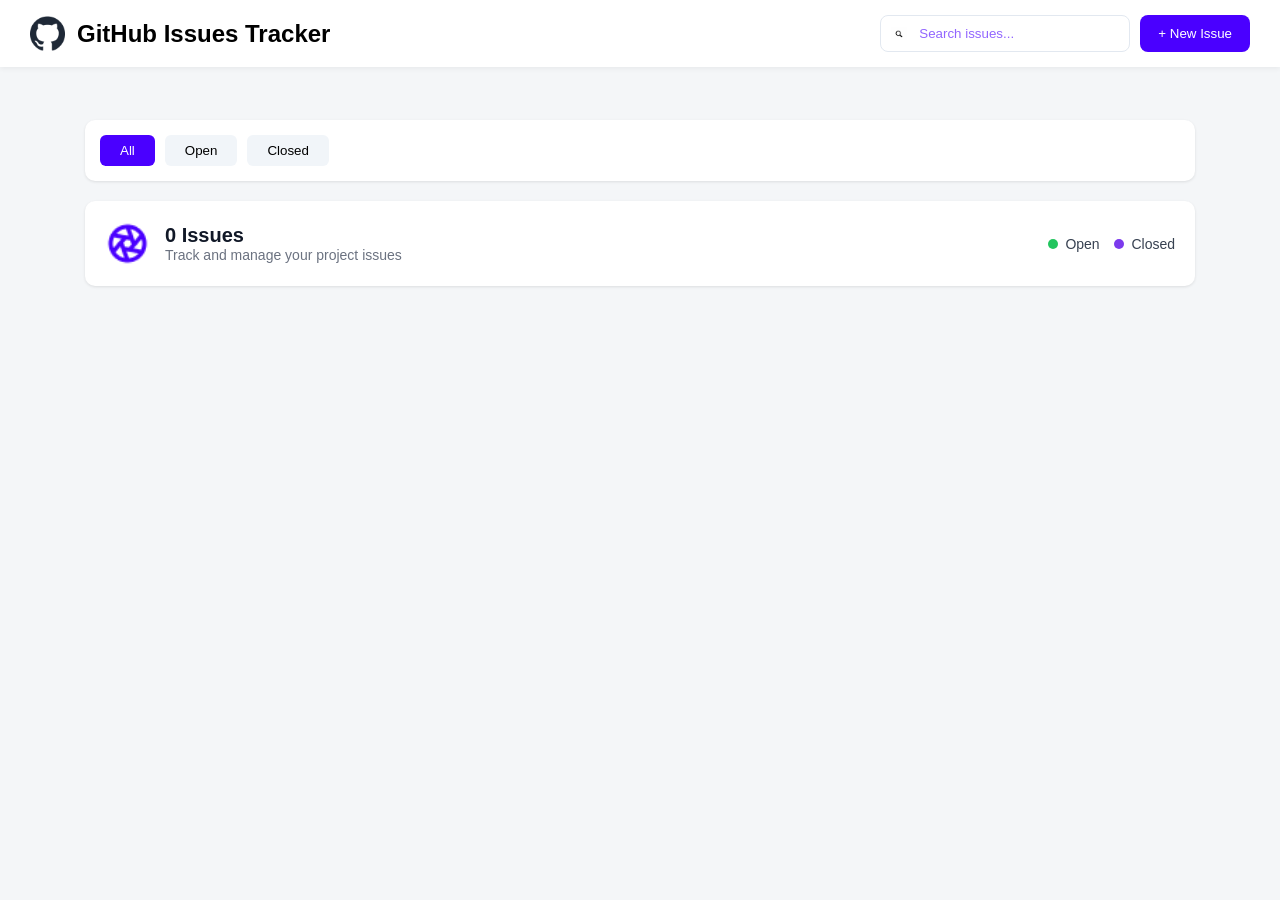
<file: home.html>
<!DOCTYPE html>
<html lang="en">
<head>
<meta charset="UTF-8">
<meta name="viewport" content="width=device-width, initial-scale=1.0">
<title>GitHub Issues Tracker</title>
<link rel="stylesheet" href="home.css">
</head>

<body>

<nav class="navbar">

<div class="brand">
<img src="./assets/github-logo.png">
<h1>GitHub Issues Tracker</h1>
</div>

<div class="nav-actions">
<input id="searchInput" type="text" placeholder="Search issues...">
<button class="new-issue">+ New Issue</button>
</div>

</nav>



<div class="tabs">

<button class="tab active" onclick="changeTab(event,'all')">All</button>
<button class="tab" onclick="changeTab(event,'open')">Open</button>
<button class="tab" onclick="changeTab(event,'closed')">Closed</button>

</div>


<div class="issue-header">

    <div class="issue-info">
      <img src="./assets/Aperture.png" alt="Project Icon">
      <div class="issue-text">
        <span><b><span id="issueCount">0</span> Issues</b></span>
        <p>Track and manage your project issues</p>
      </div>
    </div>
  
    <div class="marker">
      <span class="green-dot"></span> Open
      <span class="purple-dot"></span> Closed
    </div>
  
  </div>



<div id="loader" class="loader hidden"></div>



<div id="issueContainer" class="grid"></div>



<div id="modal" class="modal">
  <div class="modal-content">
    <div class="modal-header">
      <h2 id="modalTitle">Fix broken image uploads</h2>
      <div class="modal-meta">
        <span id="modalStatusBadge" class="status-badge">Opened</span>
        <span class="meta-text">Opened by <b id="modalAuthor">Fahim Ahmed</b> • <span id="modalDate">22/02/2026</span></span>
      </div>
    </div>

    <div id="modalTagSection" class="tag-section">
      </div>

    <p id="modalDescription" class="modal-desc"></p>

    <div class="modal-info-grid">
      <div class="info-item">
        <label>Assignee:</label>
        <span id="modalAssignee"></span>
      </div>
      <div class="info-item">
        <label>Priority:</label>
        <span id="modalPriorityBadge" class="priority-badge">HIGH</span>
      </div>
    </div>

    <div class="modal-footer">
      <button class="close-btn" onclick="closeModal()">Close</button>
    </div>
  </div>
</div>


<script src="script.js"></script>

</body>
</html>
</file>
<file: home.css>
*{
  margin:0;
  padding:0;
  box-sizing:border-box;
}
body {
  background: #f4f6f8;
  font-family:"Geist", sans-serif;
  padding-top:80px;
}
.hidden{
  display:none;
}
.navbar {
  background: white;
  display: flex;
  justify-content: space-between;
  align-items: center;
  padding: 15px 30px;
  position: fixed;
  width: 100%;
  top: 0;
  box-shadow: 0 2px 5px rgba(0,0,0,0.05);
}
.brand {
  display:flex;
  align-items:center;
  gap:12px;
}
.brand img{
  width:35px;
}
.nav-actions{
  display:flex;
  gap:10px;
}
.nav-actions input{
  padding:10px;
  border:1px solid #e2e8f0;
  border-radius: 8px;
  background: url("./assets/search.png") no-repeat 10px center;
  background-size:16px;
  padding-left:38px;
  width:250px;
}
::placeholder{
  color:#4A00FF;
  opacity:0.6;
}
.new-issue{
  background:#4A00FF;
  color:white;
  border:none;
  padding:10px 18px;
  border-radius:8px;
  cursor:pointer;
  font-weight:500;
}
.tabs{
  display:flex;
  background:white;
  margin:40px auto 20px;
  width:1110px;
  max-width:90%;
  padding:15px;
  box-shadow:0 1px 3px rgba(0,0,0,0.1);
  gap:10px;
  border-radius:10px;
}
.tab{
  padding:8px 20px;
  border:none;
  background:#f1f5f9;
  border-radius:6px;
  cursor:pointer;
  font-weight:500;
  transition:0.3s;
}
.tab.active{
  background:#4A00FF;
  color:white;
}
.issue-header{
  display:flex;
  justify-content:space-between;
  align-items:center;
  background-color:white;
  margin:0 auto 30px;
  width:1110px;
  max-width:90%;
  padding:20px;
  box-shadow:0 1px 3px rgba(0,0,0,0.1);
  border-radius:10px;
}
.issue-info{
  display:flex;
  align-items:center;
  gap:15px;
}
.issue-info img{
  width:45px;
  height:45px;
  border-radius:50%;
}
.issue-text span{
  font-size:20px;
  font-weight:bold;
  color:#111827;
}
.issue-text p{
  font-size:14px;
  color:#6b7280;
}
.marker{
  font-size:14px;
  font-weight:500;
  color:#374151;
}
.green-dot,.purple-dot{
  width:10px;
  height:10px;
  display:inline-block;
  border-radius:50%;
  margin-right:4px;
  margin-left:10px;
}
.green-dot { 
  background: #22C55E; 
}
.purple-dot { 
  background: #7C3AED; 
}
.grid{
  width:1110px;
  max-width:90%;
  margin:0 auto 50px;
  display:grid;
  grid-template-columns:repeat(4,1fr);
  gap:20px;
}

.issue-card {
  background: white;
  padding: 20px;
  border-radius: 12px;
  border-top: 5px solid #cbd5e1; 
  display: flex;
  flex-direction: column;
  gap: 14px;
  box-shadow: 0 4px 6px -1px rgba(0, 0, 0, 0.05);
  cursor: pointer;
  transition: transform 0.2s, box-shadow 0.2s;
}

.issue-card:hover {
  transform: translateY(-5px);
  box-shadow: 0 10px 15px -3px rgba(0, 0, 0, 0.1);
}

.issue-card.high { 
  border-top-color:#22C55E; 
}

.issue-card.medium { 
  border-top-color:#22C55E;
}

.issue-card.low { 
  border-top-color: #7C3AED; 
}

.issue-card.open { 
  border-top-color: #22C55E; 
}
.issue-card.closed { 
  border-top-color: #7C3AED; 
}

.card-header {
  display: flex;
  justify-content: space-between;
  align-items: center;
}

.priority-badge {
  font-size: 10px;
  padding: 3px 10px;
  border-radius: 10000px;
  text-transform: uppercase;
  font-weight: 700;
}
.priority-badge.high { 
  background: #FFE4E6; 
  color: #EF4444; 

}
.priority-badge.medium { 
  background: #FFEDD5; 
  color: #D97706; 
}

.priority-badge.low { 
  background: #F3F4F6; 
  color: #4B5563; 
}

.status-icon {
  width: 22px;
  height: 22px;
}

.issue-main h3 {
  font-size: 16px;
  color: #111827;
  margin-bottom: 6px;
  line-height: 1.3;
}

.issue-main p {
  font-size: 13px;
  color: #6B7280;
  line-height: 1.5;
  overflow: hidden;
}

.tag-section {
  display: flex;
  gap: 10px;
  margin-top: 12px;
  flex-wrap: wrap;
}

.custom-tag {
  display: flex;
  align-items: center;
  gap: 8px;
  padding: 6px 12px;
  border-radius: 6px;
  font-size: 10px;
  font-weight: 600;
  border: 1px solid transparent;
}


.custom-tag img {
  width:16px; 
  height:16px;
  object-fit: contain;
}

.bug-tag { 
  background: #FDF2F2; 
  color: #9B1C1C; 
  border-color: #FBD5D5; 
  border-radius: 10000px;
}

.enhanced-tag { 
  background: #E0F2FE; 
  color: #00A96E; 
  border-color: #BAE6FD; 
  border-radius: 10000px;
}

.help-tag { 
  background: #FFFBEB; 
  color: #92400E; 
  border-color: #FEF3C7; 
  border-radius: 10000px;
}
.issue-footer {
  display: flex;
  justify-content: space-between;
  align-items: center;
  margin-top: auto;
  padding-top: 12px;
  border-top: 1px solid #f1f5f9;
}

.user-info {
  display: flex;
  align-items: center;
  gap: 8px;
  font-size: 12px;
  color: #4B5563;
  font-weight: 500;
}

.issue-footer small {
  font-size: 11px;
  color: #9ca3af;
}


.loader {
  width: 40px;
  height: 40px;
  border: 4px solid #f3f3f3;
  border-top: 4px solid #4A00FF;
  border-radius: 50%;
  margin: 50px auto;
}



.modal {
  position: fixed;
  top: 0;
  left: 0;
  width: 100%;
  height: 100%;
  background: rgba(0, 0, 0, 0.4);
  display: none;
  justify-content: center;
  align-items: center;
  backdrop-filter: blur(2px);
}

.modal.show { display: flex; }

.modal-content {
  background: white;
  padding: 40px;
  border-radius: 12px;
  width: 600px;
  max-width: 95%;
  box-shadow: 0 25px 50px -12px rgba(0, 0, 0, 0.25);
  position: relative;
}

.modal-header h2 {
  font-size: 24px;
  color: #111827;
  margin-bottom: 12px;
}

.modal-meta {
  display: flex;
  align-items: center;
  gap: 12px;
  margin-bottom: 20px;
}

.status-badge {
  background: #00A96E;
  color: white;
  padding: 4px 12px;
  border-radius: 20px;
  font-size: 12px;
  font-weight: 600;
}

.meta-text {
  font-size: 14px;
  color: #6B7280;
}

.modal-desc {
  font-size: 15px;
  color: #4B5563;
  line-height: 1.6;
  margin: 20px 0;
  border-top: 1px solid #F3F4F6;
  padding-top: 20px;
}

.modal-info-grid {
  display: grid;
  grid-template-columns: 1fr 1fr;
  gap: 20px;
  background: #F9FAFB;
  padding: 20px;
  border-radius: 8px;
  margin-bottom: 25px;
}

.info-item label {
  display: block;
  font-size: 13px;
  color: #9CA3AF;
  margin-bottom: 5px;
}

.info-item span {
  font-weight: 600;
  color: #111827;
}

.modal-footer {
  display: flex;
  justify-content: flex-end;
}

.close-btn {
  background: #4A00FF;
  color: white;
  border: none;
  padding: 10px 25px;
  border-radius: 6px;
  font-weight: 600;
  cursor: pointer;
  transition: 0.2s;
}

.close-btn:hover { 
  background: #3B00CC; 
}

@media screen and (min-width:577px) and (max-width:992px) {
  
    .grid{ 
      grid-template-columns:repeat(2,1fr); 
    }
  .navbar{ 
    flex-direction:column; 
    gap:10px; 
    height:auto;
    padding:10px; 
  }
  body{ 
    padding-top:140px; 
  } 
}
</file>
